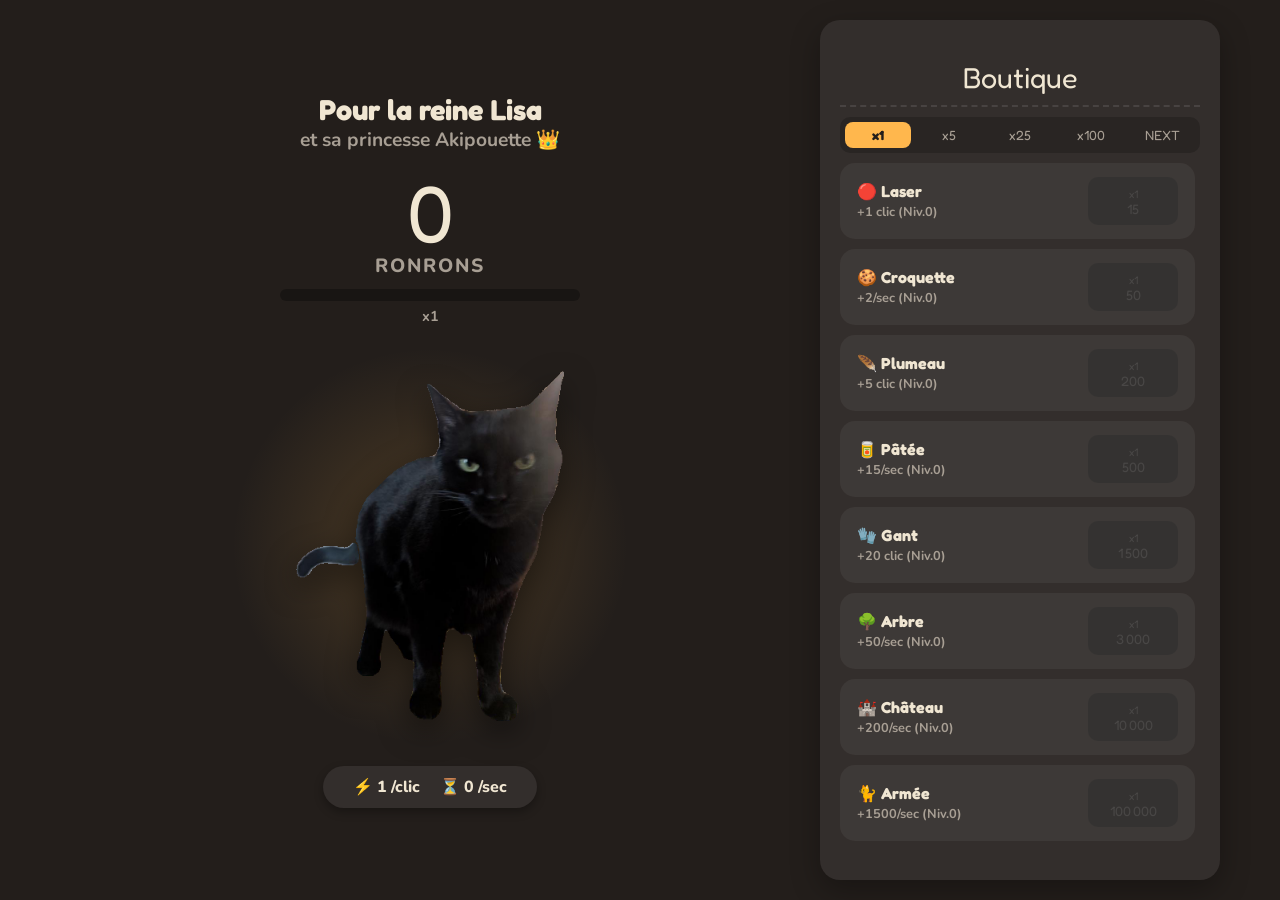
<file: AkipouetteClicker/index.html>
<!DOCTYPE html>
<html lang="fr">
<head>
    <meta charset="UTF-8">
    <meta name="viewport" content="width=device-width, initial-scale=1.0">
    <title>Akipouette Clicker - Ultimate</title>
    <link rel="stylesheet" href="style.css">
    <link href="https://fonts.googleapis.com/css2?family=Fredoka+One&family=Nunito:wght@600;800&display=swap" rel="stylesheet">
</head>
<body>

    <div class="game-layout">
        
        <section class="cat-zone">
            <div class="titles">
                <h2>Pour la reine Lisa</h2>
                <h3>et sa princesse Akipouette 👑</h3>
            </div>

            <div class="score-board">
                <div id="score">0</div>
                <div class="label">Ronrons</div>
            </div>

            <div class="combo-container">
                <div class="combo-bar">
                    <div id="combo-fill" class="combo-fill"></div>
                </div>
                <div id="combo-text" class="combo-text">x1</div>
            </div>

            <div class="cat-wrapper">
                <img id="cat-image" src="akipouette.png" alt="Akipouette">
            </div>

            <div class="stats-bar">
                <div class="stat">⚡ <span id="click-val">1</span> /clic</div>
                <div class="stat">⏳ <span id="rps-val">0</span> /sec</div>
            </div>
        </section>

        <section class="shop-zone">
            
            <div class="upgrades-wrapper">
                <div id="upgrades-container" class="upgrades-grid">
                    </div>
            </div>

            <div class="shop-title">Boutique</div>
            
            <div class="multiplier-bar" id="multiplier-controls">
                <button class="mult-btn active" data-val="1">x1</button>
                <button class="mult-btn" data-val="5">x5</button>
                <button class="mult-btn" data-val="25">x25</button>
                <button class="mult-btn" data-val="100">x100</button>
                <button class="mult-btn" data-val="next">NEXT</button>
            </div>

            <div id="shop-list">
                </div>
        </section>

    </div>

    <div id="click-feedback-zone"></div>

    <div id="game-tooltip" class="tooltip hidden"></div>

    <script src="script.js"></script>
</body>
</html>
</file>
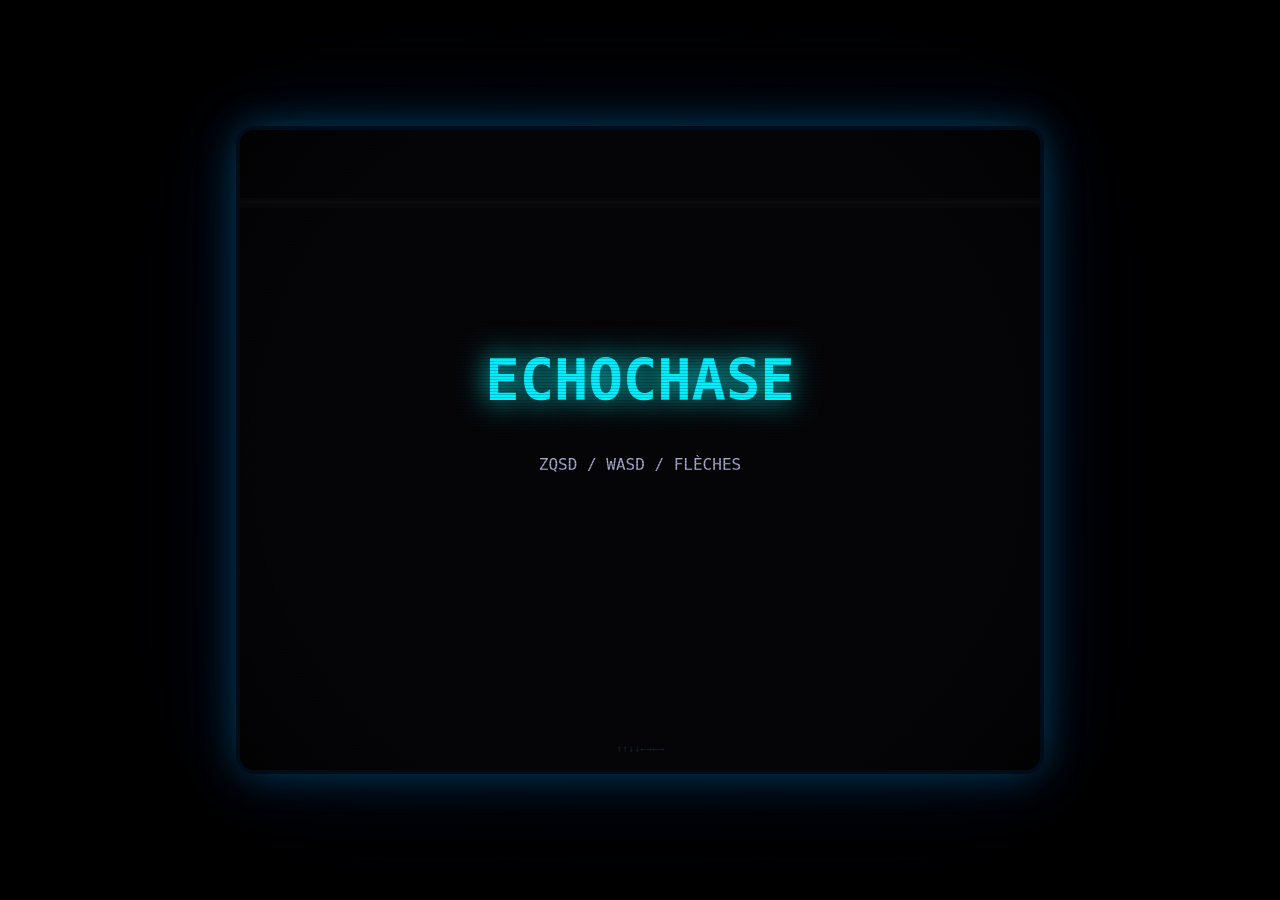
<file: EchoChase/index.html>
<!DOCTYPE html>
<html lang="fr">
<head>
<meta charset="UTF-8">
<meta name="viewport" content="width=device-width, initial-scale=1">
<title>ECHOCHASE</title>
<style>
* { margin: 0; padding: 0; box-sizing: border-box; }
body {
  background: #000;
  display: flex;
  align-items: center;
  justify-content: center;
  min-height: 100vh;
  overflow: hidden;
}
#crt {
  border-radius: 14px;
  overflow: hidden;
  box-shadow:
    0 0 0 4px #020c18,
    0 0 40px rgba(0,180,255,0.35),
    0 0 90px rgba(0,100,200,0.18),
    0 0 180px rgba(0,60,140,0.12);
}
canvas { display: block; image-rendering: pixelated; }
</style>
</head>
<body>
<div id="crt"><canvas id="c"></canvas></div>
<script>/* qu'est ce que tu viens lire ici ? */const t=800,o=640,n={x:120,y:80,w:560,h:400},e=10,f=140,a=20,c=Math.floor((n.w-20)/a)+1,r=Math.floor((n.h-20)/a)+1;function s(t){return n.x+e+t*a}function i(t){return n.y+e+t*a}const l=140,u=260,p=15e3,h=5e3,d=.3,M=.06,m=3e3,E=1e3,x=12,g=750,b=["#ff3333","#ff8800","#ff33ff","#33ffff","#ffff33","#ff6699","#ff9933","#88ff33"],w=document.getElementById("c"),A=w.getContext("2d");w.width=t,w.height=o;let S=null;function y(){return S||(S=new(window.AudioContext||window.webkitAudioContext)),"suspended"===S.state&&S.resume(),S}function R(t,o,n,e,f,a=0){const c=y(),r=c.currentTime+a,s=c.createOscillator(),i=c.createGain();s.connect(i),i.connect(c.destination),s.type=o,s.frequency.setValueAtTime(t,r),f&&s.frequency.exponentialRampToValueAtTime(f,r+n),i.gain.setValueAtTime(e,r),i.gain.exponentialRampToValueAtTime(.001,r+n),s.start(r),s.stop(r+n+.01)}function O(t,o,n=0){const e=y(),f=e.currentTime+n,a=e.createBuffer(1,Math.ceil(e.sampleRate*t),e.sampleRate),c=a.getChannelData(0);for(let t=0;t<c.length;t++)c[t]=2*Math.random()-1;const r=e.createBufferSource(),s=e.createGain();r.buffer=a,r.connect(s),s.connect(e.destination),s.gain.setValueAtTime(o,f),s.gain.exponentialRampToValueAtTime(.001,f+t),r.start(f)}function T(){R(500,"square",.03,.04)}function _(){R(800,"sine",.08,.07,200)}function L(){[523,659,784,1047].forEach((t,o)=>R(t,"square",.09,.13,null,.055*o))}function C(){R(180,"sawtooth",.32,.16,920)}function N(){R(1400,"sawtooth",.16,.22,70),O(.08,.06)}function $(){O(.08,.18),[200,260,200,320].forEach((t,o)=>R(t,"square",.1,.2,null,.07*o))}function U(){O(.2,.4),R(880,"square",.18,.18,100)}function I(){R(110,"square",.15,.1,220)}function D(){[440,370,277,185].forEach((t,o)=>R(t,"square",.28,.22,null,.2*o)),O(.3,.12,.6)}function q(){[660,880,1100,1320].forEach((t,o)=>R(t,"square",.07,.1,null,.04*o))}function v(){O(.18,.45),R(440,"sawtooth",.22,.18,80)}function P(){[1200,900,600,380,220].forEach((t,o)=>R(t,"sine",.14,.13,null,.07*o))}function z(){R(90,"sine",.5,.22,70),R(150,"sine",.4,.14,110,.1)}let H=null;const G={c3:130.81,d3:146.83,e3:164.81,g3:196,a3:220,c4:261.63,d4:293.66,e4:329.63,g4:392,a4:440,c5:523.25,d5:587.33,e5:659.25,g5:783.99,a5:880,_:0},F=["e5","g5","a5","g5","e5","c5","d5","e5","g5","a5","g5","e5","c5","_","d5","_","e5","g5","a5","g5","e5","d5","c5","d5","e5","d5","c5","_","g4","_","_","_"],V=["c3","_","g3","_","c3","_","g3","_","a3","_","e3","_","a3","_","e3","_","d3","_","a3","_","d3","_","a3","_","c3","_","_","_","g3","_","_","_"];function k(t){const o=y(),n=.2,e=o.createGain();e.gain.value=.5,e.connect(o.destination),F.forEach((f,a)=>{if(!G[f])return;const c=o.createOscillator(),r=o.createGain();c.connect(r),r.connect(e),c.type="square",c.frequency.value=G[f];const s=t+a*n;r.gain.setValueAtTime(.12,s),r.gain.linearRampToValueAtTime(.08,s+.12),r.gain.linearRampToValueAtTime(0,s+.88*n),c.start(s),c.stop(s+.9*n)}),V.forEach((f,a)=>{if(!G[f])return;const c=o.createOscillator(),r=o.createGain();c.connect(r),r.connect(e),c.type="triangle",c.frequency.value=G[f];const s=t+a*n;r.gain.setValueAtTime(.14,s),r.gain.linearRampToValueAtTime(0,s+.34),c.start(s),c.stop(s+1.8*n)});const f=F.length*n,a=Math.max(0,1e3*(t+f-o.currentTime-.1));H=setTimeout(()=>k(t+f),a)}function Z(){J(),k(y().currentTime+.05)}function J(){null!==H&&(clearTimeout(H),H=null)}let K,Q,B,j,W,X,Y,tt,ot,nt,et,ft,at,ct,rt="menu",st=0,it=!1,lt={},ut=null,pt=["A","A","A"],ht=0;const dt=["ArrowUp","ArrowUp","ArrowDown","ArrowDown","ArrowLeft","ArrowRight","ArrowLeft","ArrowRight"];let Mt=0,mt=!1,Et=0,xt=0,gt=0,bt=0,wt=!0;const At=3500,St=4e3,yt=5e3;function Rt(){try{return JSON.parse(localStorage.getItem("echochase_scores")||"[]")}catch{return[]}}function Ot(t,o){const n=Rt();n.push({name:t,score:o}),n.sort((t,o)=>o.score-t.score),localStorage.setItem("echochase_scores",JSON.stringify(n.slice(0,10)))}function Tt(t){rt="playing";const o=Math.floor(c/2),n=Math.floor(r/2);K={cx:o,cy:n,x:s(o),y:i(n),t:0,dir:"right",o:"right",ammo:0},Q=[],B=[],j=[],W=[],ct=[],X=0,nt=l,et=p,ft=d,Y=t+5e3,tt=t,at=null,it=!1,mt=!1,Et=0,xt=0,gt=0,bt=0,wt=!0,Z(),Lt("fruit",t),Lt("fruit",t),Lt("fruit",t),W.push({type:"banana",at:t+15e3}),W.push({type:"watermelon",at:t+35e3}),W.push({type:"shield",at:t+25e3+15e3*Math.random()}),W.push({type:"freeze",at:t+4e4+2e4*Math.random()}),W.push({type:"slowmo",at:t+55e3+2e4*Math.random()})}function _t(t){return!(t<gt||(mt?(mt=!1,gt=t+2e3,v(),ct.push({x:K.x,y:K.y,t:t,dur:500,color:"#4488ff",radius:32}),1):(st=Math.max(st,Math.floor(X)),ot=t,D(),J(),pt=["A","A","A"],ht=0,rt="nameinput",0)))}function Lt(t,o){for(let o=0;o<40;o++){const o=1+Math.floor(Math.random()*(c-2)),n=1+Math.floor(Math.random()*(r-2)),e=s(o),f=i(n);if(j.every(t=>Math.hypot(t.x-e,t.y-f)>60))return void j.push({x:e,y:f,type:t})}j.push({x:s(1+Math.floor(Math.random()*(c-2))),y:i(1+Math.floor(Math.random()*(r-2))),type:t})}function Ct(t){const o=2+Math.floor(Math.random()*(c-4)),n=2+Math.floor(Math.random()*(r-4)),e=["left","right","up","down"][Math.floor(4*Math.random())];j.push("banana"===t?{type:t,cx:o,cy:n,x:s(o),y:i(n),t:0,dir:e,i:3+Math.floor(4*Math.random()),speed:2.2,points:450,moving:!0}:{type:t,cx:o,cy:n,x:s(o),y:i(n),t:0,dir:"right",i:5,speed:1.3,points:900,moving:!0})}const Nt={right:"down",down:"left",left:"up",up:"right"},$t={right:"up",up:"left",left:"down",down:"right"},Ut={left:[-1,0],right:[1,0],up:[0,-1],down:[0,1]};function It(t){for(const o of j){if(!o.moving)continue;for(o.t+=o.speed*t;o.t>=1;){o.t-=1;const[t,n]=Ut[o.dir];o.cx=((o.cx+t)%c+c)%c,o.cy=((o.cy+n)%r+r)%r,o.i--,o.i<=0&&("banana"===o.type?(o.dir=Math.random()<.5?Nt[o.dir]:$t[o.dir],o.i=3+Math.floor(5*Math.random())):(o.dir=Nt[o.dir],o.i=5))}const[n,e]=Ut[o.dir],f=((o.cx+n)%c+c)%c,a=((o.cy+e)%r+r)%r,l=s(o.cx),u=i(o.cy),p=s(f),h=i(a);Math.abs(p-l)>40||Math.abs(h-u)>40?(o.x=o.t<.5?l:p,o.y=o.t<.5?u:h):(o.x=l+(p-l)*o.t,o.y=u+(h-u)*o.t)}}function Dt(t,o){if("playing"!==rt)return;const f=Math.min(1,(o-tt)/3e5);nt=l+120*f,et=Math.max(h,p-1e4*f),ft=Math.max(M,d-.24*f);const u={left:[-1,0],right:[1,0],up:[0,-1],down:[0,1]};for((lt.ArrowLeft||lt.a||lt.q)&&(K.o="left"),(lt.ArrowRight||lt.d)&&(K.o="right"),(lt.ArrowUp||lt.w||lt.z)&&(K.o="up"),(lt.ArrowDown||lt.s)&&(K.o="down"),K.t+=(o<xt?1.6*nt:nt)/a*t;K.t>=1;){K.t-=1;const[t,o]=u[K.dir],n=((K.cx+t)%c+c)%c,e=((K.cy+o)%r+r)%r;(Math.abs(n-K.cx)>1||Math.abs(e-K.cy)>1)&&_(),K.o!==K.dir&&T(),K.cx=n,K.cy=e,K.dir=K.o}const[w,A]=u[K.dir],S=((K.cx+w)%c+c)%c,y=((K.cy+A)%r+r)%r,R=s(K.cx),O=i(K.cy),N=s(S),I=i(y);Math.abs(N-R)>40||Math.abs(I-O)>40?(K.x=K.t<.5?R:N,K.y=K.t<.5?O:I):(K.x=R+(N-R)*K.t,K.y=O+(I-O)*K.t),X+=x*t,Q.push({x:K.x,y:K.y,t:o});const D=B.reduce((t,o)=>Math.max(t,o.delay),m)+5e3;for(;Q.length>1&&Q[0].t<o-D;)Q.shift();o>=Y&&(B.push({delay:m+B.length*E,color:b[B.length%b.length],x:K.x,y:K.y,alive:!0,trail:[],id:B.length+1}),Y=o+et,it=!1,Math.random()<ft&&Lt("laser",o),$(),ct.push({x:n.x+n.w/2,y:n.y+n.h/2,t:o,dur:600,color:"#ff0000",radius:60}));const v=o<Et;if(!v&&!wt){const t=Et-bt;for(const o of B)o.delay+=t,o.trail=[];gt=Math.max(gt,o+600),wt=!0}for(const t of B){if(!t.alive)continue;if(!v){const n=qt(o-t.delay);n&&(t.x=n.x,t.y=n.y)}const n=t.trail[t.trail.length-1];(!n||Math.hypot(t.x-n.x,t.y-n.y)>=10)&&t.trail.push({x:t.x,y:t.y,t:o});const e=o-At;for(;t.trail.length>0&&t.trail[0].t<e;)t.trail.shift()}if(at)if(at.pts.push({x:at.x,y:at.y}),at.pts.length>25&&at.pts.shift(),at.x+=at.dx*g*t,at.y+=at.dy*g*t,zt(at.x,at.y)){for(const t of B)if(t.alive&&Math.abs(at.x-t.x)<16&&Math.abs(at.y-t.y)<16){t.alive=!1,X+=350,U(),ct.push({x:t.x,y:t.y,t:o,dur:500,color:t.color,radius:30}),at=null;break}}else at=null;It(t);for(let t=j.length-1;t>=0;t--){const f=j[t],c=f.moving?f.cx:Math.round((f.x-n.x-e)/a),r=f.moving?f.cy:Math.round((f.y-n.y-e)/a);K.cx===c&&K.cy===r&&("fruit"===f.type?(X+=600,L(),ct.push({x:f.x,y:f.y,t:o,dur:350,color:"#ffdd00",radius:22}),j.splice(t,1),W.push({type:"fruit",at:o+5e3+5e3*Math.random()})):"banana"===f.type?(X+=f.points,L(),ct.push({x:f.x,y:f.y,t:o,dur:400,color:"#ffee44",radius:26}),j.splice(t,1),W.push({type:"banana",at:o+18e3+12e3*Math.random()})):"watermelon"===f.type?(X+=f.points,L(),ct.push({x:f.x,y:f.y,t:o,dur:500,color:"#44ff88",radius:32}),j.splice(t,1),W.push({type:"watermelon",at:o+3e4+2e4*Math.random()})):"shield"===f.type?(mt=!0,q(),ct.push({x:f.x,y:f.y,t:o,dur:500,color:"#4488ff",radius:28}),j.splice(t,1),W.push({type:"shield",at:o+4e4+3e4*Math.random()})):"freeze"===f.type?(Et=o+St,bt=o,wt=!1,P(),ct.push({x:f.x,y:f.y,t:o,dur:600,color:"#88ddff",radius:35}),j.splice(t,1),W.push({type:"freeze",at:o+5e4+3e4*Math.random()})):"slowmo"===f.type?(xt=o+yt,z(),ct.push({x:f.x,y:f.y,t:o,dur:600,color:"#ffaa00",radius:35}),j.splice(t,1),W.push({type:"slowmo",at:o+6e4+3e4*Math.random()})):(K.ammo=1,C(),ct.push({x:f.x,y:f.y,t:o,dur:350,color:"#cc44ff",radius:22}),j.splice(t,1)))}W=W.filter(t=>!(o>=t.at&&("banana"===t.type||"watermelon"===t.type?Ct(t.type):Lt(t.type,o),1))),ct=ct.filter(t=>o-t.t<t.dur);for(const t of B)if(t.alive&&Math.abs(K.x-t.x)<18&&Math.abs(K.y-t.y)<18){if(_t(o))return;break}if("playing"===rt)t:for(const t of B)if(t.alive)for(const n of t.trail)if(!(o-n.t<600)&&Math.abs(K.x-n.x)<e&&Math.abs(K.y-n.y)<e){if(_t(o))return;break t}}function qt(t){if(!Q.length)return null;if(t<=Q[0].t)return Q[0];if(t>=Q[Q.length-1].t)return Q[Q.length-1];let o=0,n=Q.length-1;for(;o<n-1;){const e=o+n>>1;Q[e].t<t?o=e:n=e}const e=Q[o],f=Q[n],a=(t-e.t)/(f.t-e.t);return{x:e.x+(f.x-e.x)*a,y:e.y+(f.y-e.y)*a}}function vt(t,o,n){return t<o?o:t>n?n:t}function Pt(t,o,n){const e=n-o;return t<o?n-(o-t)%e:t>n?o+(t-n)%e:t}function zt(t,o){return t>n.x+2&&t<n.x+n.w-2&&o>n.y+2&&o<n.y+n.h-2}const Ht=[null,"#cc1111","#ff5555","#228800","#55dd00"],Gt=[[0,0,3,0,0,3,0,0,0,0],[0,0,0,3,3,0,0,0,0,0],[0,0,0,4,4,0,0,0,0,0],[0,1,1,0,0,1,1,1,0,0],[1,1,1,1,0,1,1,1,1,0],[1,2,1,1,0,1,1,2,1,0],[1,1,1,1,0,1,1,1,1,0],[0,1,1,1,1,1,1,1,0,0],[0,0,1,1,1,1,1,0,0,0]],Ft=[null,"#ddcc00","#ffffaa","#aa8800"],Vt=[[0,0,0,1,1,1,1,0,0,0],[0,0,1,2,1,1,1,1,0,0],[0,1,1,1,1,1,1,1,0,0],[1,1,1,1,1,1,1,1,0,0],[0,1,1,1,1,1,1,0,0,0],[0,0,3,1,1,1,0,0,0,0],[0,0,0,3,3,0,0,0,0,0]],kt=[null,"#115500","#33aa00","#ee2222","#111111"],Zt=[[0,0,1,1,1,1,1,0,0,0],[0,1,2,2,2,2,2,1,0,0],[1,2,3,3,3,3,3,2,1,0],[1,2,3,4,3,3,4,3,2,0],[1,2,3,3,3,3,3,3,2,0],[0,1,2,3,4,3,3,2,1,0],[0,0,1,2,2,2,2,1,0,0],[0,0,0,1,1,1,1,0,0,0]],Jt=[null,"#112299","#3366ff","#aabbff"],Kt=[[0,1,1,1,1,1,0,0],[1,2,2,2,2,2,1,0],[1,2,0,3,0,2,1,0],[1,2,0,0,0,2,1,0],[1,2,0,0,0,2,1,0],[0,1,2,2,2,1,0,0],[0,0,1,2,1,0,0,0],[0,0,0,1,0,0,0,0]],Qt=[null,"#66ccff","#ffffff"],Bt=[[0,0,0,0,1,0,0,0,0],[0,1,0,0,1,0,0,1,0],[0,0,1,0,1,0,1,0,0],[0,0,0,1,0,1,0,0,0],[1,1,1,0,2,0,1,1,1],[0,0,0,1,0,1,0,0,0],[0,0,1,0,1,0,1,0,0],[0,1,0,0,1,0,0,1,0],[0,0,0,0,1,0,0,0,0]],jt=[null,"#ff9900","#ffee88"],Wt=[[1,1,1,1,1,1,1,0],[0,1,1,1,1,1,0,0],[0,0,1,2,1,0,0,0],[0,0,0,1,0,0,0,0],[0,0,0,1,0,0,0,0],[0,0,1,2,1,0,0,0],[0,1,1,1,1,1,0,0],[1,1,1,1,1,1,1,0]];function Xt(t,o,n,e,f){const a=t-n[0].length*f/2,c=o-n.length*f/2;for(let t=0;t<n.length;t++)for(let o=0;o<n[t].length;o++){const r=e[n[t][o]];r&&(A.fillStyle=r,A.fillRect(a+o*f,c+t*f,f,f))}}let Yt=null;function to(n){A.fillStyle="rgba(0,0,0,0.22)";for(let n=0;n<o;n+=3)A.fillRect(0,n,t,1);Yt||(Yt=A.createRadialGradient(400,320,128,400,320,576),Yt.addColorStop(0,"rgba(0,0,0,0)"),Yt.addColorStop(.55,"rgba(0,0,0,0.04)"),Yt.addColorStop(1,"rgba(0,0,0,0.82)")),A.fillStyle=Yt,A.fillRect(0,0,t,o);const e=.065*n%660-10;A.fillStyle="rgba(255,255,255,0.028)",A.fillRect(0,e,t,3),A.fillStyle="rgba(255,255,255,0.014)",A.fillRect(0,e-3,t,3),A.fillRect(0,e+3,t,4),Math.random()<.007&&(A.fillStyle="rgba(160,210,255,0.055)",A.fillRect(0,Math.floor(Math.random()*o),t,1))}function oo(n){A.clearRect(0,0,t,o),A.fillStyle="#050508",A.fillRect(0,0,t,o),"menu"===rt?ro(n):"credits"===rt?so(n):"intro"===rt?ao(n):"nameinput"===rt?(no(n),eo(n),co(n)):(eo(n),no(n),"gameover"===rt&&io(n)),to(n)}function no(t){A.fillStyle="#070712",A.fillRect(n.x,n.y,n.w,n.h),A.strokeStyle="rgba(0,180,255,0.18)",A.lineWidth=1;for(let t=0;t<=c;t++){const o=s(t)-10;A.beginPath(),A.moveTo(o,n.y),A.lineTo(o,n.y+n.h),A.stroke()}for(let t=0;t<=r;t++){const o=i(t)-10;A.beginPath(),A.moveTo(n.x,o),A.lineTo(n.x+n.w,o),A.stroke()}const o=Y-t;if(o<5e3&&"playing"===rt){const n=1-o/5e3,e=(.5*Math.sin(.015*t)+.5)*n;A.strokeStyle=`rgb(${Math.floor(0+255*e)}, ${Math.floor(255*(1-e))}, 255)`}else A.strokeStyle="#00ccff";A.lineWidth=2,A.strokeRect(n.x,n.y,n.w,n.h);for(const o of j)if("fruit"===o.type){const n=3*(Math.sin(.004*t)+1);A.shadowColor="#ff4444",A.shadowBlur=10+n,Xt(o.x,o.y,Gt,Ht,2),A.shadowBlur=0}else if("banana"===o.type){const n=3*(Math.sin(.006*t)+1);A.shadowColor="#ffee00",A.shadowBlur=8+n,Xt(o.x,o.y,Vt,Ft,2),A.shadowBlur=0}else if("watermelon"===o.type){const n=4*(Math.sin(.003*t)+1);A.shadowColor="#44ff66",A.shadowBlur=10+n,Xt(o.x,o.y,Zt,kt,2),A.shadowBlur=0}else if("laser"===o.type){const n=3*Math.abs(Math.sin(.005*t));A.shadowColor="#bb33ff",A.shadowBlur=16+n,A.fillStyle="#9922ee",A.fillRect(o.x-9,o.y-9,18,18),A.fillStyle="#ff88ff",A.beginPath(),A.moveTo(o.x+2,o.y-6),A.lineTo(o.x-3,o.y+1),A.lineTo(o.x+1,o.y+1),A.lineTo(o.x-2,o.y+7),A.lineTo(o.x+4,o.y-1),A.lineTo(o.x,o.y-1),A.closePath(),A.fill(),A.shadowBlur=0}else if("shield"===o.type){const n=4*(Math.sin(.006*t)+1);A.shadowColor="#3366ff",A.shadowBlur=10+n,Xt(o.x,o.y,Kt,Jt,2),A.shadowBlur=0}else if("freeze"===o.type){const n=4*(Math.sin(.004*t)+1);A.shadowColor="#88ddff",A.shadowBlur=10+n,Xt(o.x,o.y,Bt,Qt,2),A.shadowBlur=0}else if("slowmo"===o.type){const n=4*(Math.sin(.005*t)+1);A.shadowColor="#ffaa00",A.shadowBlur=10+n,Xt(o.x,o.y,Wt,jt,2),A.shadowBlur=0}for(const o of ct){const n=t-o.t,e=1-n/o.dur,f=o.radius*(n/o.dur)+.3*o.radius;A.beginPath(),A.arc(o.x,o.y,f,0,2*Math.PI);const a=Math.floor(220*e).toString(16).padStart(2,"0");A.fillStyle=o.color+a,A.fill()}if(at&&at.pts.length>1){A.shadowColor="#ff00ff",A.shadowBlur=20,A.strokeStyle="#ff44ff",A.lineWidth=4,A.beginPath(),A.moveTo(at.pts[0].x,at.pts[0].y);for(const t of at.pts)A.lineTo(t.x,t.y);A.lineTo(at.x,at.y),A.stroke(),A.fillStyle="#ffffff",A.beginPath(),A.arc(at.x,at.y,5,0,2*Math.PI),A.fill(),A.shadowBlur=0}const f=m+B.length*E,a=qt(Y-f),l=!!(a&&Y-t<f);if(l&&!it&&(it=!0,I()),l){const o=b[B.length%b.length],n=Math.abs(Math.sin(.007*t));A.shadowColor=o,A.shadowBlur=10*n,A.strokeStyle=o+Math.floor(80+175*n).toString(16).padStart(2,"0"),A.lineWidth=2,A.strokeRect(a.x-e-4,a.y-e-4,28,28),A.strokeStyle=o+Math.floor(60+130*n).toString(16).padStart(2,"0"),A.lineWidth=1,A.beginPath(),A.moveTo(a.x-e,a.y),A.lineTo(a.x+e,a.y),A.moveTo(a.x,a.y-e),A.lineTo(a.x,a.y+e),A.stroke(),A.shadowBlur=0}const u=t<Et;A.lineWidth=2,A.lineCap="round";for(const o of B)if(o.alive&&!(o.trail.length<2))for(let n=1;n<o.trail.length;n++){const e=o.trail[n-1],f=o.trail[n],a=t-f.t;if(a>At)continue;if(Math.hypot(f.x-e.x,f.y-e.y)>30)continue;const c=1-a/At;A.globalAlpha=.3+.65*c,A.shadowColor=o.color,A.shadowBlur=4+8*c,A.strokeStyle=o.color,A.beginPath(),A.moveTo(e.x,e.y),A.lineTo(f.x,f.y),A.stroke()}A.globalAlpha=1,A.shadowBlur=0;for(const o of B){if(!o.alive)continue;const n=1.5*Math.sin(.007*t+1.1*o.id);A.shadowColor=u?"#88ddff":o.color,A.shadowBlur=12,A.fillStyle=o.color,A.fillRect(o.x-e-n,o.y-e-n,2*(e+n),2*(e+n)),A.fillStyle="#000",A.shadowBlur=0,A.font="bold 9px monospace",A.textAlign="center",A.textBaseline="middle",A.fillText(o.id,o.x,o.y+.5),u&&(A.globalAlpha=.5,A.fillStyle="#88ddff",A.fillRect(o.x-e,o.y-e,20,20),A.globalAlpha=1)}const p=t<xt?"#ffaa00":"#00ff88";if(A.shadowColor=p,A.shadowBlur=18,A.fillStyle=p,A.fillRect(K.x-e,K.y-e,20,20),A.shadowBlur=0,mt){const o=3*Math.sin(.008*t);A.shadowColor="#4488ff",A.shadowBlur=14+o,A.strokeStyle=`rgba(100,180,255,${.7+.05*o})`,A.lineWidth=2,A.strokeRect(K.x-e-5-o,K.y-e-5-o,2*(15+o),2*(15+o)),A.shadowBlur=0}t<gt&&Math.floor(t/80)%2&&(A.globalAlpha=.4,A.fillStyle="#4488ff",A.fillRect(K.x-e-3,K.y-e-3,26,26),A.globalAlpha=1)}function eo(t){if(A.shadowColor="#00ccff",A.shadowBlur=10,A.fillStyle="#00ccff",A.font="bold 24px monospace",A.textAlign="center",A.textBaseline="alphabetic",A.fillText("ECHOCHASE",400,42),A.shadowBlur=0,A.fillStyle="#ffffff",A.font="bold 17px monospace",A.textAlign="left",A.fillText(`SCORE  ${String(Math.floor(X)).padStart(8,"0")}`,n.x+2,62),st>0&&(A.fillStyle="#888",A.font="12px monospace",A.fillText(`BEST ${String(st).padStart(8,"0")}`,n.x+2,n.y-4)),A.textAlign="center",A.font="bold 13px monospace",K.ammo>0){const o=.3*Math.abs(Math.sin(.005*t))+.7;A.fillStyle=`rgba(200,100,255,${o.toFixed(2)})`,A.fillText("[ LASER READY — SPACE ]",400,62)}else A.fillStyle="#333",A.fillText("[ NO LASER ]",400,62);let o=270;A.font="12px monospace",A.textAlign="left",mt&&(A.fillStyle="#4488ff",A.fillText("⬡ BOUCLIER",o,76),o+=108),t<Et&&(A.fillStyle="#88ddff",A.fillText(`❄ GEL ${Math.ceil((Et-t)/1e3)}s`,o,76),o+=88),t<xt&&(A.fillStyle="#ffaa00",A.fillText(`⚡ VIT. ${Math.ceil((xt-t)/1e3)}s`,o,76));const e=B.filter(t=>t.alive).length,f=Math.max(0,Math.ceil((Y-t)/1e3));A.textAlign="right",A.font="bold 14px monospace",A.fillStyle=e>0?"#ff5555":"#666",A.fillText(`CLONES: ${e}`,n.x+n.w,48),A.fillStyle=f<=5?"#ff8800":"#888",A.font="13px monospace",A.fillText(`NEXT: ${f}s`,n.x+n.w,64)}function fo(t,o,n){const e=n;A.fillStyle="#9922ee",A.fillRect(t-9*e/2,o-9*e/2,9*e,9*e),A.fillStyle="#ff88ff",A.beginPath(),A.moveTo(t+e,o-6*e/2),A.lineTo(t-3*e/2,o+e/2),A.lineTo(t+e/2,o+e/2),A.lineTo(t-e,o+7*e/2),A.lineTo(t+2*e,o-e/2),A.lineTo(t,o-e/2),A.closePath(),A.fill()}function ao(n){A.fillStyle="#050508",A.fillRect(0,0,t,o),A.textAlign="center",A.textBaseline="alphabetic",A.shadowColor="#00ffff",A.shadowBlur=18,A.fillStyle="#00eeff",A.font="bold 40px monospace",A.fillText("ECHOCHASE",400,52),A.shadowBlur=0,A.fillStyle="#aaaacc",A.font="14px monospace",A.fillText("Survivez et marquez des points en ramassant des fruits !",400,82),A.fillStyle="#223",A.fillRect(60,94,680,2),A.fillStyle="#888",A.font="11px monospace",A.fillText("FRUITS",400,114);const e=[{x:180,spr:Gt,pal:Ht,label:"CERISE",pts:"+600",sub:"statique",glow:"#ff4444"},{x:400,spr:Vt,pal:Ft,label:"BANANE",pts:"+450",sub:"zigzag",glow:"#ffee00"},{x:620,spr:Zt,pal:kt,label:"PASTÈQUE",pts:"+900",sub:"carré horaire",glow:"#44ff66"}];for(const t of e)A.shadowColor=t.glow,A.shadowBlur=10,Xt(t.x,148,t.spr,t.pal,3),A.shadowBlur=0,A.textAlign="center",A.fillStyle="#ffffff",A.font="bold 13px monospace",A.fillText(t.label,t.x,178),A.fillStyle="#ffdd44",A.font="bold 14px monospace",A.fillText(t.pts+" pts",t.x,196),A.fillStyle="#666",A.font="11px monospace",A.fillText(t.sub,t.x,212);A.fillStyle="#223",A.fillRect(60,222,680,2),A.shadowColor="#bb33ff",A.shadowBlur=10,fo(180,250,1),A.shadowBlur=0,A.textAlign="left",A.fillStyle="#cc88ff",A.font="bold 13px monospace",A.fillText("LASER",202,246),A.fillStyle="#aaa",A.font="12px monospace",A.fillText("Élimine un clone instantanément  (+350 pts)",202,262),A.fillStyle="#777",A.font="11px monospace",A.fillText("Drop aléatoire à chaque nouveau clone",202,276),A.fillStyle="#223",A.fillRect(60,288,680,2),A.textAlign="center",A.fillStyle="#ff6666",A.font="bold 13px monospace",A.fillText("⚠  CLONES",400,310),A.fillStyle="#aaa",A.font="12px monospace",A.fillText("Des copies de vous rejouent votre trajet exact avec un délai.",400,330),A.fillStyle="#223",A.fillRect(60,346,680,2),A.fillStyle="#888",A.font="11px monospace",A.fillText("CONTRÔLES",400,396),A.fillStyle="#ccccee",A.font="13px monospace",A.fillText("ZQSD  /  WASD  /  FLÈCHES   —   ESPACE : tirer le laser",400,416),Math.floor(n/550)%2&&(A.shadowColor="#00ff88",A.shadowBlur=14,A.fillStyle="#00ff88",A.font="bold 18px monospace",A.fillText("ENTRÉE — COMMENCER",400,460),A.shadowBlur=0)}function co(n){A.fillStyle="rgba(0,0,0,0.75)",A.fillRect(0,0,t,o),A.textAlign="center",A.textBaseline="alphabetic",A.shadowColor="#ff0000",A.shadowBlur=24,A.fillStyle="#ff2222",A.font="bold 48px monospace",A.fillText("GAME OVER",400,130),A.shadowBlur=0,A.fillStyle="#ffffff",A.font="bold 22px monospace",A.fillText(`SCORE  ${String(Math.floor(X)).padStart(8,"0")}`,400,172),A.fillStyle="#aaaacc",A.font="14px monospace",A.fillText("ENTREZ VOS INITIALES",400,218);const e=[310,400,490];for(let t=0;t<3;t++){const o=t===ht;A.fillStyle=o?"#ffff44":"#223355",A.fillRect(e[t]-30,238,60,70),A.fillStyle=o?"#000":"#fff",A.font="bold 52px monospace",A.fillText(pt[t],e[t],295),o&&(A.fillStyle="#ffff44",A.fillRect(e[t]-22,312,44,4))}A.fillStyle="#666",A.font="12px monospace",A.fillText("↑ ↓  changer la lettre     ← →  curseur     ENTRÉE  valider",400,344)}function ro(t){const o=4*Math.sin(.0018*t);A.shadowColor="#00ffff",A.shadowBlur=24+o,A.fillStyle="#00eeff",A.font=`bold ${54+o}px monospace`,A.textAlign="center",A.textBaseline="alphabetic",A.fillText("ECHOCHASE",400,270),A.shadowBlur=0,A.fillStyle="#aaaacc",A.font="16px monospace",A.fillText("ZQSD / WASD / FLÈCHES",400,340),Math.floor(t/550)%2&&(A.fillStyle="#00ff88",A.font="bold 19px monospace",A.fillText("APPUYEZ SUR ENTRÉE POUR JOUER",400,400)),A.fillStyle="#1a2233",A.font="10px monospace",A.textAlign="center",A.fillText("↑↑↓↓←→←→",400,622)}function so(n){A.fillStyle="#000",A.fillRect(0,0,t,o),A.textAlign="center",A.textBaseline="alphabetic";const e=.08*n%360;A.shadowColor=`hsl(${e},100%,60%)`,A.shadowBlur=22,A.fillStyle=`hsl(${e},100%,65%)`,A.font="bold 38px monospace",A.fillText("— CRÉDITS —",400,68),A.shadowBlur=0;const f=[["GAME DESIGN","LEVEL DESIGN"],["PROGRAMMATION","MUSIQUE"],["EFFETS SONORES","GRAPHISMES"],["PIXEL ART","TESTS"],["PRODUCTION","MARKETING"],["REMERCIEMENTS","TOUT LE RESTE"]];for(let t=0;t<f.length;t++){const o=122+52*t,n=(e+42*t)%360,a=(e+42*t+21)%360;for(let e=0;e<2;e++){const c=0===e?105:430,r=0===e?n:a;A.fillStyle=`hsl(${r},60%,45%)`,A.font="10px monospace",A.textAlign="left",A.fillText(f[t][e],c,o),A.shadowColor=`hsl(${r},100%,60%)`,A.shadowBlur=8,A.fillStyle=`hsl(${r},100%,72%)`,A.font="bold 20px monospace",A.fillText("RAKSAKOREKO",c,o+18),A.shadowBlur=0}}A.fillStyle="#222",A.fillRect(399,90,2,520),Math.floor(n/600)%2&&(A.fillStyle="#556",A.font="12px monospace",A.textAlign="center",A.fillText("ENTRÉE ou ÉCHAP — retour au menu",400,618))}function io(n){A.fillStyle="rgba(0,0,0,0.82)",A.fillRect(0,0,t,o),A.textAlign="center",A.textBaseline="alphabetic";const e=200;A.shadowColor="#ff0000",A.shadowBlur=24,A.fillStyle="#ff2222",A.font="bold 44px monospace",A.fillText("GAME OVER",e,90),A.shadowBlur=0,A.fillStyle="#ffffff",A.font="bold 22px monospace",A.fillText(String(Math.floor(X)).padStart(8,"0"),e,130),Math.floor(X)>=st&&st>0&&(A.fillStyle="#ffdd00",A.font="bold 13px monospace",A.fillText("★ NOUVEAU MEILLEUR SCORE ★",e,152));const f=Math.floor((ot-tt)/1e3),a=B.length;A.fillStyle="#888",A.font="12px monospace",A.fillText(`temps : ${f}s`,e,176),A.fillText(`clones : ${a}`,e,194),Math.floor(n/550)%2&&(A.shadowColor="#00ff88",A.shadowBlur=10,A.fillStyle="#00ff88",A.font="bold 15px monospace",A.fillText("ENTRÉE — REJOUER",e,230),A.shadowBlur=0),A.fillStyle="#334",A.fillRect(399,60,2,560),A.fillStyle="#00ccff",A.font="bold 14px monospace",A.fillText("MEILLEURS SCORES",600,90),A.fillStyle="#334",A.fillRect(460,96,280,2);const c=Rt();if(0===c.length)A.fillStyle="#555",A.font="12px monospace",A.fillText("aucun score enregistré",600,126);else for(let t=0;t<Math.min(c.length,8);t++){const o=c[t],n=o.score===Math.floor(X)&&o.name===pt.join("");A.fillStyle=n?"#ffdd44":0===t?"#ff8800":"#aaa",A.font=n?"bold 13px monospace":"12px monospace";const e=`${t+1}.`.padEnd(3),f=o.name.padEnd(4),a=String(o.score).padStart(8,"0");A.fillText(`${e} ${f}  ${a}`,600,118+22*t)}}function lo(t){null===ut&&(ut=t);const o=Math.min((t-ut)/1e3,.05);ut=t,Dt(o,t),oo(t),requestAnimationFrame(lo)}document.addEventListener("keydown",t=>{if(lt[t.key]=!0,y(),["ArrowUp","ArrowDown","ArrowLeft","ArrowRight"," "].includes(t.key)&&t.preventDefault(),"playing"===rt&&("ArrowLeft"!==t.key&&"a"!==t.key&&"q"!==t.key||(K.o="left"),"ArrowRight"!==t.key&&"d"!==t.key||(K.o="right"),"ArrowUp"!==t.key&&"w"!==t.key&&"z"!==t.key||(K.o="up"),"ArrowDown"!==t.key&&"s"!==t.key||(K.o="down"))," "===t.key&&"playing"===rt&&K.ammo>0&&!at){K.ammo=0,N();const t={left:[-1,0],right:[1,0],up:[0,-1],down:[0,1]}[K.dir];at={x:K.x,y:K.y,dx:t[0],dy:t[1],pts:[]}}if("menu"===rt&&(t.key===dt[Mt]?(Mt++,Mt===dt.length&&(Mt=0,rt="credits")):Mt=t.key===dt[0]?1:0),"Enter"!==t.key&&"Escape"!==t.key||"credits"===rt&&(rt="menu"),"Enter"===t.key&&("menu"===rt?rt="intro":"intro"===rt||"gameover"===rt?Tt(ut??performance.now()):"nameinput"===rt&&(Ot(pt.join(""),Math.floor(X)),rt="gameover")),"nameinput"===rt){if("ArrowLeft"===t.key&&(ht=Math.max(0,ht-1)),"ArrowRight"===t.key&&(ht=Math.min(2,ht+1)),"ArrowUp"===t.key){const t=pt[ht].charCodeAt(0);pt[ht]=String.fromCharCode(t>=90?65:t+1)}if("ArrowDown"===t.key){const t=pt[ht].charCodeAt(0);pt[ht]=String.fromCharCode(t<=65?90:t-1)}/^[a-zA-Z]$/.test(t.key)&&(pt[ht]=t.key.toUpperCase(),ht<2&&ht++)}}),document.addEventListener("keyup",t=>{delete lt[t.key]}),requestAnimationFrame(lo);</script>
</body>
</html>
</file>
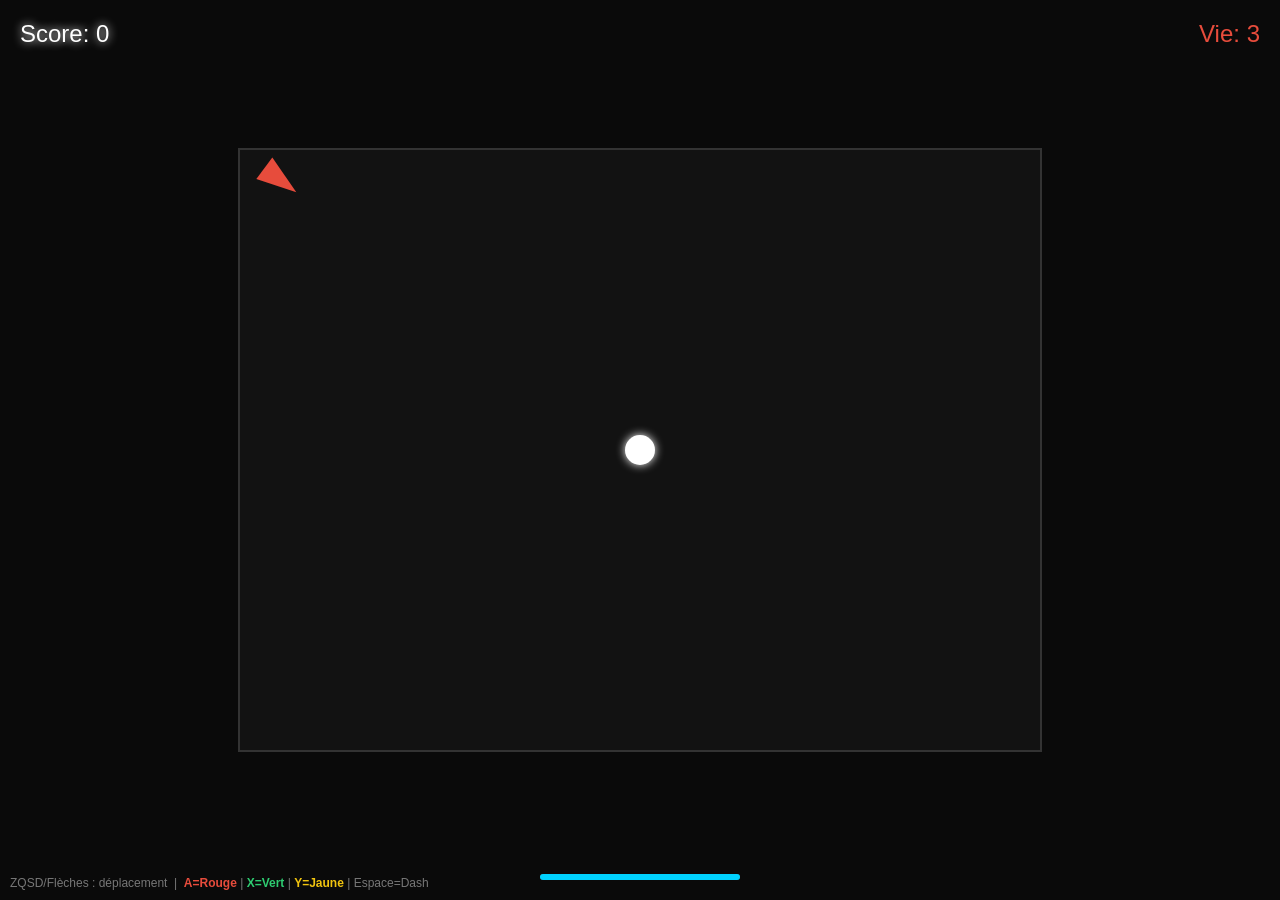
<file: ParastinProto/index.html>
<!DOCTYPE html>
<html lang="fr">
<head>
    <meta charset="UTF-8">
    <title>Jeu Rythme & Stats</title>
    <style>
        body { margin: 0; display: flex; justify-content: center; align-items: center; height: 100vh; background-color: #0a0a0a; overflow: hidden; color: white; font-family: 'Segoe UI', sans-serif; }
        canvas { background-color: #121212; border: 2px solid #333; }
        
        /* UI EN JEU */
        #ui { position: absolute; top: 20px; left: 20px; pointer-events: none; z-index: 10; }
        .score { font-size: 24px; color: #fff; text-shadow: 0 0 10px #fff; }
        .health { position: absolute; top: 20px; right: 20px; font-size: 24px; color: #e74c3c; z-index: 10; }
        #dash-ui { position: absolute; bottom: 20px; left: 50%; transform: translateX(-50%); width: 200px; height: 6px; background: #333; border-radius: 3px; z-index: 10; }
        #dash-bar { width: 100%; height: 100%; background: #00d2ff; border-radius: 3px; }
        #controls { position: absolute; bottom: 10px; left: 10px; font-size: 12px; color: #777; z-index: 10; }
        .key-red { color: #e74c3c; font-weight: bold; }
        .key-green { color: #2ecc71; font-weight: bold; }
        .key-yellow { color: #f1c40f; font-weight: bold; }

        /* ÉCRAN GAME OVER */
        #gameOverScreen {
            position: absolute; top: 0; left: 0; width: 100%; height: 100%;
            background: rgba(0, 0, 0, 0.9);
            display: none; /* Caché par défaut */
            flex-direction: column; justify-content: center; align-items: center;
            z-index: 20;
        }
        h1 { color: #e74c3c; font-size: 48px; margin-bottom: 20px; text-transform: uppercase; letter-spacing: 5px; }
        .stats-container { background: #1e1e1e; padding: 30px; border-radius: 10px; border: 1px solid #333; min-width: 300px; }
        .stat-line { display: flex; justify-content: space-between; margin: 10px 0; font-size: 18px; color: #ccc; }
        .stat-val { font-weight: bold; color: #fff; }
        
        button { margin-top: 20px; padding: 10px 20px; font-size: 16px; cursor: pointer; border: none; border-radius: 5px; transition: 0.2s; }
        #restartBtn { background: #00d2ff; color: #000; font-weight: bold; }
        #restartBtn:hover { background: #fff; }
        #detailsBtn { background: #333; color: #fff; margin-left: 10px; }
        #detailsBtn:hover { background: #555; }

        #detailsPanel { 
            display: none; 
            margin-top: 15px; border-top: 1px solid #444; padding-top: 15px; 
        }
        .color-stat { display: flex; align-items: center; margin: 5px 0; }
        .dot { width: 10px; height: 10px; border-radius: 50%; margin-right: 10px; }
    </style>
</head>
<body>

<div id="ui"><div class="score">Score: <span id="scoreVal">0</span></div></div>
<div class="health">Vie: <span id="playerHealth">3</span></div>
<div id="dash-ui"><div id="dash-bar"></div></div>
<div id="controls">
    ZQSD/Flèches : déplacement &nbsp;|&nbsp; <span class="key-red">A=Rouge</span> | <span class="key-green">X=Vert</span> | <span class="key-yellow">Y=Jaune</span> | Espace=Dash
</div>

<div id="gameOverScreen">
    <h1>Game Over</h1>
    <div class="stats-container">
        <div class="stat-line">Score Total <span class="stat-val" id="endScore">0</span></div>
        <div class="stat-line">Distance <span class="stat-val" id="endDist">0</span></div>
        <div class="stat-line">Dashs utilisés <span class="stat-val" id="endDash">0</span></div>
        <div class="stat-line">Parades réussies <span class="stat-val" id="endParryOk" style="color:#2ecc71">0</span></div>
        <div class="stat-line">Parades ratées <span class="stat-val" id="endParryMiss" style="color:#e74c3c">0</span></div>
        
        <div style="text-align: center; margin-top: 20px;">
            <button id="restartBtn" onclick="location.reload()">Rejouer</button>
            <button id="detailsBtn" onclick="toggleDetails()">+ Détails</button>
        </div>

        <div id="detailsPanel">
            <div class="color-stat"><div class="dot" style="background:#e74c3c"></div> Rouges tués: <span class="stat-val" id="endRed" style="margin-left:auto">0</span></div>
            <div class="color-stat"><div class="dot" style="background:#2ecc71"></div> Verts tués: <span class="stat-val" id="endGreen" style="margin-left:auto">0</span></div>
            <div class="color-stat"><div class="dot" style="background:#f1c40f"></div> Jaunes tués: <span class="stat-val" id="endYellow" style="margin-left:auto">0</span></div>
        </div>
    </div>
</div>

<canvas id="gameCanvas"></canvas>

<script>
    const canvas = document.getElementById('gameCanvas');
    const ctx = canvas.getContext('2d');
    canvas.width = 800; canvas.height = 600;

    // --- CONFIGURATION ---
    const COLORS = { RED: '#e74c3c', GREEN: '#2ecc71', YELLOW: '#f1c40f' };
    const spawnSequence = [COLORS.RED, COLORS.GREEN, COLORS.YELLOW];
    let currentSpawnIndex = 0;
    
    // --- STATS ---
    const stats = {
        dashes: 0,
        parryAttempts: 0,
        parrySuccess: 0,
        distance: 0,
        killsByColor: { [COLORS.RED]: 0, [COLORS.GREEN]: 0, [COLORS.YELLOW]: 0 }
    };

    let score = 0;
    let playerHealth = 3;
    let particles = [];
    let wasParryButtonPressed = false;
    let gameOver = false;
    let startTime = Date.now();

    const player = {
        x: 400, y: 300, radius: 15, 
        baseColor: '#ffffff', parryColor: null,
        speed: 3.0,
        isDashing: false, dashTimer: 0, dashCooldown: 0, dashVx:0, dashVy:0,
        isParrying: false, parryTimer: 0, parryDuration: 50,
        invincible: false
    };

    let enemies = [createTriangle(spawnSequence[0])];

    // --- LOGIQUE DIFFICULTÉ ---
    // Toutes les 20 secondes (20000ms), on augmente le cap d'ennemis de 1
    function checkSpawnLogic() {
        if(gameOver) return;
        
        const timeElapsed = Date.now() - startTime;
        // Formule : 1 ennemi de base + 1 toutes les 20s
        const targetEnemyCount = 1 + Math.floor(timeElapsed / 20000); 

        if (enemies.length < targetEnemyCount) {
            spawnEnemy();
        }
    }

    function spawnEnemy() {
        // Rotation des couleurs pour varier même s'ils s'accumulent
        currentSpawnIndex = (currentSpawnIndex + 1) % spawnSequence.length;
        const color = spawnSequence[currentSpawnIndex];
        
        let ex, ey;
        // Spawn loin du joueur
        do {
            ex = Math.random() * canvas.width;
            ey = Math.random() * canvas.height;
        } while (Math.hypot(player.x - ex, player.y - ey) < 300);

        const newEnemy = createTriangle(color);
        newEnemy.x = ex; newEnemy.y = ey;
        enemies.push(newEnemy);
    }

    function createTriangle(color) {
        return {
            x: 0, y: 0, 
            baseSize: 20, currentSize: 20,
            color: color,
            state: 'follow', 
            timer: 0,
            prepareDuration: 60,
            speed: 0.8, 
            chargeSpeed: 10, 
            dashDuration: 30,
            dashVx: 0, dashVy: 0, 
            angle: 0, lockedAngle: 0,
            shakeX: 0, shakeY: 0
        };
    }

    function createParticle(x, y, color, count = 1, speed = 4) {
        for(let i=0; i<count; i++) {
            particles.push({
                x, y, vx: (Math.random() - 0.5) * speed, vy: (Math.random() - 0.5) * speed, life: 1.0, color
            });
        }
    }

    function triggerParry(color) {
        if (!player.isParrying && !player.isDashing && player.parryTimer <= -10) {
            player.isParrying = true;
            player.parryColor = color; 
            player.parryTimer = player.parryDuration;
            stats.parryAttempts++; // Compte comme une tentative
            createParticle(player.x, player.y, color, 8, 3);
        }
    }


    // ── KEYBOARD SUPPORT ─────────────────────────────────────────
    const kb = {};
    window.addEventListener('keydown', e => {
        kb[e.key] = true;
        if (['ArrowUp','ArrowDown','ArrowLeft','ArrowRight',' '].includes(e.key)) e.preventDefault();
    });
    window.addEventListener('keyup', e => { kb[e.key] = false; });
    // ─────────────────────────────────────────────────────────────

    function handleInput() {
        if(gameOver) return;

        const gamepads = navigator.getGamepads();
        let gp = null;
        for (let i = 0; i < gamepads.length; i++) {
            if (gamepads[i] && !gamepads[i].id.includes("HyperX") && gamepads[i].axes.length >= 2) {
                gp = gamepads[i]; break;
            }
        }

        if (gp) {
            // Stats Distance (approximative basée sur input)
            let prevX = player.x; 
            let prevY = player.y;

            if (!player.isDashing) {
                if (Math.abs(gp.axes[0]) > 0.15) player.x += gp.axes[0] * player.speed;
                if (Math.abs(gp.axes[1]) > 0.15) player.y += gp.axes[1] * player.speed;
            }

            // Calcul distance réelle frame par frame
            let dist = Math.hypot(player.x - prevX, player.y - prevY);
            stats.distance += dist;

            // DASH (B - Btn 1)
            if (gp.buttons[1].pressed && player.dashCooldown <= 0 && !player.isDashing) {
                player.isDashing = true;
                player.dashTimer = 12;
                player.dashVx = (Math.abs(gp.axes[0]) > 0.2 ? gp.axes[0] : 1) * 12;
                player.dashVy = (Math.abs(gp.axes[1]) > 0.2 ? gp.axes[1] : 0) * 12;
                player.dashCooldown = 60;
                stats.dashes++; // Stat Dash
                createParticle(player.x, player.y, '#fff', 10, 8);
            }

            // PARADES (A=0, X=2, Y=3)
            const btnA = gp.buttons[0].pressed;
            const btnX = gp.buttons[2].pressed;
            const btnY = gp.buttons[3].pressed;

            if ((btnA || btnX || btnY) && !wasParryButtonPressed) {
                if (btnA) triggerParry(COLORS.RED);
                else if (btnX) triggerParry(COLORS.GREEN);
                else if (btnY) triggerParry(COLORS.YELLOW);
            }
            wasParryButtonPressed = (btnA || btnX || btnY);
        }

        // Keyboard fallback
        if (!gp) {
            const spd = player.speed;
            if (!player.isDashing) {
                if (kb['ArrowLeft']  || kb['q'] || kb['Q']) player.x -= spd;
                if (kb['ArrowRight'] || kb['d'] || kb['D']) player.x += spd;
                if (kb['ArrowUp']    || kb['z'] || kb['Z']) player.y -= spd;
                if (kb['ArrowDown']  || kb['s'] || kb['S']) player.y += spd;
            }
            // Dash: Space or Shift
            if ((kb[' '] || kb['Shift']) && player.dashCooldown <= 0 && !player.isDashing) {
                let dx = (kb['ArrowRight']||kb['d']||kb['D']) ? 1 : (kb['ArrowLeft']||kb['q']||kb['Q']) ? -1 : 1;
                let dy = (kb['ArrowDown'] ||kb['s']||kb['S']) ? 1 : (kb['ArrowUp']  ||kb['z']||kb['Z']) ? -1 : 0;
                player.isDashing = true; player.dashTimer = 12;
                player.dashVx = dx * 12; player.dashVy = dy * 12;
                player.dashCooldown = 60; stats.dashes++;
                createParticle(player.x, player.y, '#fff', 10, 8);
            }
            // Parry: A=rouge, X=vert, Y=jaune
            const kA = kb['a']||kb['A'], kX = kb['x']||kb['X'], kY = kb['y']||kb['Y'];
            if ((kA||kX||kY) && !wasParryButtonPressed) {
                if (kA) triggerParry(COLORS.RED);
                else if (kX) triggerParry(COLORS.GREEN);
                else if (kY) triggerParry(COLORS.YELLOW);
            }
            wasParryButtonPressed = (kA||kX||kY);
        }
    }

    function updateTriangle(enemy) {
        const dx = player.x - enemy.x;
        const dy = player.y - enemy.y;
        const dist = Math.sqrt(dx*dx + dy*dy);

        if (enemy.state === 'follow') {
            enemy.currentSize = enemy.baseSize;
            enemy.shakeX = 0; enemy.shakeY = 0;
            enemy.angle = Math.atan2(dy, dx);
            enemy.x += Math.cos(enemy.angle) * enemy.speed;
            enemy.y += Math.sin(enemy.angle) * enemy.speed;
            if (dist < 100) { 
                enemy.state = 'prepare'; enemy.timer = enemy.prepareDuration; enemy.lockedAngle = enemy.angle; 
            }
        } else if (enemy.state === 'prepare') {
            enemy.timer--;
            enemy.angle = enemy.lockedAngle;
            enemy.currentSize = enemy.baseSize + (enemy.prepareDuration - enemy.timer) * 0.3;
            enemy.shakeX = (Math.random() - 0.5) * 4; enemy.shakeY = (Math.random() - 0.5) * 4;
            if (enemy.timer <= 0) {
                enemy.state = 'charge'; enemy.timer = enemy.dashDuration;
                enemy.dashVx = Math.cos(enemy.lockedAngle) * enemy.chargeSpeed;
                enemy.dashVy = Math.sin(enemy.lockedAngle) * enemy.chargeSpeed;
                createParticle(enemy.x, enemy.y, enemy.color, 8, 4);
            }
        } else if (enemy.state === 'charge') {
            enemy.shakeX = 0; enemy.shakeY = 0;
            enemy.x += enemy.dashVx; enemy.y += enemy.dashVy;
            enemy.timer--;
            if (enemy.timer <= 0) { enemy.state = 'cooldown'; enemy.timer = 120; }
        } else if (enemy.state === 'cooldown') {
            enemy.currentSize = enemy.baseSize * 0.7;
            enemy.timer--; 
            if (enemy.timer <= 0) enemy.state = 'follow';
        }
    }

    function update() {
        if(gameOver) return;

        handleInput();
        checkSpawnLogic(); // Vérifie s'il faut ajouter des ennemis
        
        enemies.forEach(updateTriangle);

        // Physique Dash Joueur
        if (player.isDashing) {
            let prevX = player.x; let prevY = player.y;
            player.x += player.dashVx; player.y += player.dashVy;
            stats.distance += Math.hypot(player.x - prevX, player.y - prevY);
            player.dashTimer--;
            createParticle(player.x, player.y, player.baseColor, 1, 1);
            if (player.dashTimer <= 0) player.isDashing = false;
        }
        if (player.dashCooldown > 0) player.dashCooldown--;

        // Timer Parade
        if (player.isParrying) {
            player.parryTimer--;
            if(player.parryTimer % 5 === 0) createParticle(player.x, player.y, player.parryColor, 1, 1);
            if(player.parryTimer <= 0) { player.isParrying = false; player.parryColor = null; }
        } else if (player.parryTimer > -30) {
            player.parryTimer--;
        }

        particles.forEach((p, i) => {
            p.x += p.vx; p.y += p.vy; p.life -= 0.04;
            if (p.life <= 0) particles.splice(i, 1);
        });

        player.x = Math.max(player.radius, Math.min(canvas.width - player.radius, player.x));
        player.y = Math.max(player.radius, Math.min(canvas.height - player.radius, player.y));

        checkCollisions();
    }

    function checkCollisions() {
        for (let i = enemies.length - 1; i >= 0; i--) {
            let enemy = enemies[i];
            
            if (Math.hypot(player.x - enemy.x, player.y - enemy.y) < player.radius + enemy.currentSize/2 + 5) {
                if (player.isParrying) {
                    if (player.parryColor === enemy.color) {
                        killEnemy(i);
                    } else {
                        if (!player.invincible) damagePlayer();
                    }
                } 
                else if (!player.invincible && !player.isDashing && enemy.state !== 'cooldown') {
                    damagePlayer();
                }
            }
        }
    }

    function killEnemy(index) {
        let enemy = enemies[index];
        createParticle(enemy.x, enemy.y, enemy.color, 30, 8);
        createParticle(enemy.x, enemy.y, '#fff', 20, 10);
        
        score++; 
        document.getElementById('scoreVal').innerText = score;
        stats.parrySuccess++; // Stat Succès
        stats.killsByColor[enemy.color]++; // Stat par couleur
        
        enemies.splice(index, 1);
        // On respawn immédiatement pour maintenir le flux, 
        // checkSpawnLogic ajoutera les surnuméraires
        spawnEnemy(); 
    }

    function damagePlayer() {
        playerHealth--; document.getElementById('playerHealth').innerText = playerHealth;
        player.invincible = true; setTimeout(() => player.invincible = false, 1500);
        createParticle(player.x, player.y, '#ff0000', 20, 5);
        if(playerHealth <= 0) triggerGameOver();
    }

    // --- GAME OVER ---
    function triggerGameOver() {
        gameOver = true;
        
        // Remplir les stats
        document.getElementById('endScore').innerText = score;
        document.getElementById('endDist').innerText = Math.floor(stats.distance);
        document.getElementById('endDash').innerText = stats.dashes;
        document.getElementById('endParryOk').innerText = stats.parrySuccess;
        // Parades ratées = Total tentatives - Succès
        let missed = Math.max(0, stats.parryAttempts - stats.parrySuccess);
        document.getElementById('endParryMiss').innerText = missed;

        // Détails couleurs
        document.getElementById('endRed').innerText = stats.killsByColor[COLORS.RED];
        document.getElementById('endGreen').innerText = stats.killsByColor[COLORS.GREEN];
        document.getElementById('endYellow').innerText = stats.killsByColor[COLORS.YELLOW];

        // Afficher l'overlay
        document.getElementById('gameOverScreen').style.display = 'flex';
    }

    function toggleDetails() {
        const panel = document.getElementById('detailsPanel');
        const btn = document.getElementById('detailsBtn');
        if (panel.style.display === 'block') {
            panel.style.display = 'none';
            btn.innerText = '+ Détails';
        } else {
            panel.style.display = 'block';
            btn.innerText = '- Détails';
        }
    }

    function draw() {
        if (gameOver) return; // On arrête de dessiner si mort
        
        ctx.clearRect(0, 0, canvas.width, canvas.height);
        
        particles.forEach(p => { ctx.globalAlpha = p.life; ctx.fillStyle = p.color; ctx.fillRect(p.x, p.y, 4, 4); });
        ctx.globalAlpha = 1.0;

        enemies.forEach(enemy => {
            ctx.save();
            ctx.translate(enemy.x + (enemy.shakeX||0), enemy.y + (enemy.shakeY||0));
            ctx.rotate(enemy.angle);
            ctx.fillStyle = enemy.color; ctx.shadowColor = enemy.color;
            ctx.shadowBlur = (enemy.state === 'prepare') ? 20 : 0;
            ctx.beginPath();
            let s = enemy.currentSize;
            ctx.moveTo(s, 0); ctx.lineTo(-s, -s/1.5); ctx.lineTo(-s, s/1.5);
            ctx.closePath(); ctx.fill();
            ctx.restore();
        });

        if (!player.invincible || (Math.floor(Date.now() / 100) % 2 === 0)) {
            let pCol = player.isParrying ? player.parryColor : player.baseColor;
            ctx.shadowBlur = (player.isParrying || player.isDashing) ? 30 : 10;
            ctx.shadowColor = pCol; ctx.fillStyle = pCol;
            ctx.beginPath(); ctx.arc(player.x, player.y, player.radius, 0, Math.PI*2); ctx.fill();
        }
        ctx.shadowBlur = 0;
        document.getElementById('dash-bar').style.width = Math.max(0, ((60 - player.dashCooldown) / 60 * 100)) + "%";
    }

    function loop() { update(); draw(); requestAnimationFrame(loop); }
    loop();
</script>
</body>
</html>
</file>
<file: AkipouetteClicker/style.css>
:root {
    --bg-color: #231e1b;
    --panel-bg: #332e2c;
    --text-main: #f0e6d2;
    --text-muted: #a89f94;
    
    --accent: #ffb74d;
    --combo-color: #ff4757;
    --combo-full: #ffd700;
    --btn-color: #81c784;
    --btn-hover: #66bb6a;
    --upgrade-bg: #4a403c;
    
    --font-title: 'Fredoka One', cursive;
    --font-body: 'Nunito', sans-serif;
}

* { box-sizing: border-box; user-select: none; -webkit-user-drag: none; }

body {
    margin: 0; background-color: var(--bg-color); color: var(--text-main);
    font-family: var(--font-body); overflow: hidden;
}

.game-layout {
    display: flex; height: 100vh; max-width: 1200px; margin: 0 auto; padding: 20px; gap: 20px;
}

/* --- GAUCHE --- */
.cat-zone { flex: 1.5; display: flex; flex-direction: column; align-items: center; justify-content: center; }
.titles h2 { font-family: var(--font-title); font-size: 1.8rem; margin: 0; color: var(--text-main); text-align: center; }
.titles h3 { font-family: var(--font-body); font-size: 1.2rem; margin: 0 0 20px 0; color: var(--text-muted); text-align: center; }
.score-board { text-align: center; margin-bottom: 10px; }
#score { font-family: var(--font-title); font-size: 5rem; line-height: 1; color: var(--text-main); }
.label { font-weight: 800; text-transform: uppercase; letter-spacing: 2px; color: var(--text-muted); font-size: 1.2rem; }

/* COMBO */
.combo-container { width: 300px; margin-bottom: 20px; position: relative; }
.combo-bar { width: 100%; height: 12px; background: rgba(0,0,0,0.3); border-radius: 10px; overflow: hidden; }
.combo-fill { height: 100%; width: 0%; background: var(--combo-color); transition: width 0.1s linear, background 0.3s; box-shadow: 0 0 10px var(--combo-color); }
.combo-fill.frenzy { background: var(--combo-full); box-shadow: 0 0 15px var(--combo-full); }
.combo-text { text-align: center; font-weight: bold; font-size: 0.9rem; margin-top: 5px; color: var(--text-muted); }
.combo-text.active { color: var(--combo-full); animation: pulse 0.5s infinite alternate; }
@keyframes pulse { from { transform: scale(1); } to { transform: scale(1.1); } }

/* CHAT */
.cat-wrapper { position: relative; width: 400px; height: 400px; display: flex; justify-content: center; align-items: center; background: radial-gradient(circle, rgba(255, 183, 77, 0.2) 0%, transparent 70%); border-radius: 50%; }
#cat-image { width: 350px; height: 350px; object-fit: contain; cursor: pointer; transition: transform 0.05s cubic-bezier(0.25, 0.46, 0.45, 0.94); filter: drop-shadow(0 10px 15px rgba(0, 0, 0, 0.5)); }
#cat-image:active { transform: scale(0.90) translateY(5px); }

.stats-bar { display: flex; gap: 20px; margin-top: 20px; background: var(--panel-bg); padding: 10px 30px; border-radius: 50px; box-shadow: 0 4px 10px rgba(0,0,0,0.3); font-weight: 800; color: var(--text-main); }

/* --- DROITE (SHOP) --- */
.shop-zone { flex: 1; background-color: var(--panel-bg); border-radius: 20px; padding: 20px; display: flex; flex-direction: column; box-shadow: 0 10px 30px rgba(0,0,0,0.3); max-width: 400px; overflow: hidden; }

/* UPGRADES AREA */
.upgrades-wrapper {
    min-height: 10px;
    max-height: 120px; 
    overflow-y: auto;
    margin-bottom: 10px;
    padding-right: 5px;
}

.upgrades-wrapper::-webkit-scrollbar { width: 4px; }
.upgrades-wrapper::-webkit-scrollbar-thumb { background: rgba(255,255,255,0.1); border-radius: 10px; }

.upgrades-grid { display: flex; flex-wrap: wrap; gap: 8px; }

.upgrade-item { width: 48px; height: 48px; background: var(--upgrade-bg); border-radius: 8px; display: flex; justify-content: center; align-items: center; font-size: 1.5rem; cursor: pointer; border: 2px solid transparent; position: relative; transition: all 0.2s; flex-shrink: 0; }
.upgrade-item:hover { border-color: var(--accent); background: rgba(255,255,255,0.1); }

.shop-title { font-family: var(--font-title); font-size: 1.8rem; margin-bottom: 10px; text-align: center; color: var(--text-main); border-bottom: 2px dashed rgba(255,255,255,0.1); padding-bottom: 10px; }

.multiplier-bar { display: flex; gap: 5px; margin-bottom: 10px; background: rgba(0,0,0,0.2); padding: 5px; border-radius: 10px; flex-shrink: 0; }
.mult-btn { flex: 1; background: transparent; border: none; color: var(--text-muted); font-family: var(--font-title); padding: 5px 0; border-radius: 8px; cursor: pointer; transition: all 0.2s; }
.mult-btn:hover { color: var(--text-main); background: rgba(255,255,255,0.05); }
.mult-btn.active { background: var(--accent); color: #231e1b; font-weight: bold; }

#shop-list { overflow-y: auto; flex: 1; padding-right: 5px; }
#shop-list::-webkit-scrollbar { width: 6px; }
#shop-list::-webkit-scrollbar-thumb { background: rgba(255,255,255,0.1); border-radius: 10px; }

.shop-item { background: rgba(255,255,255,0.05); border-radius: 15px; padding: 12px 15px; margin-bottom: 10px; display: flex; align-items: center; justify-content: space-between; border: 2px solid transparent; transition: background 0.2s; }
.shop-item:hover { background: rgba(255,255,255,0.1); }

.item-left h4 { margin: 0; font-size: 1rem; font-family: var(--font-title); color: var(--text-main); }
.item-left p { margin: 2px 0 0 0; font-size: 0.8rem; color: var(--text-muted); font-weight: 700; }

.buy-btn { background-color: var(--btn-color); color: #121212; border: none; padding: 8px 12px; border-radius: 10px; font-family: var(--font-title); cursor: pointer; font-size: 0.85rem; min-width: 90px; transition: all 0.2s; }
.buy-btn:active { transform: scale(0.95); }
.buy-btn:hover { filter: brightness(1.1); }

.buy-btn.partial-lock { background-color: #4a4a4a; color: #999; opacity: 0.8; cursor: pointer; }
.buy-btn:disabled { background-color: #2d2d2d; color: #555; opacity: 0.5; cursor: not-allowed; }

#click-feedback-zone { position: fixed; top: 0; left: 0; width: 100%; height: 100%; pointer-events: none; z-index: 1000; }
.float-num { position: absolute; font-family: var(--font-title); font-size: 2rem; color: var(--text-main); animation: floatUp 0.8s forwards ease-out; font-weight: bold; text-shadow: 0 2px 4px rgba(0,0,0,0.5); }
@keyframes floatUp { 0% { transform: translateY(0) scale(1); opacity: 1; } 100% { transform: translateY(-80px) scale(1.2); opacity: 0; } }

/* --- NOUVEAU STYLE TOOLTIP FLOTTANTE --- */
.tooltip {
    position: fixed;
    background: #111;
    border: 1px solid #555;
    color: #fff;
    padding: 10px;
    border-radius: 8px;
    font-size: 0.9rem;
    pointer-events: none; /* Pour que la souris passe au travers */
    z-index: 9999; /* Au dessus de tout */
    box-shadow: 0 10px 30px rgba(0,0,0,0.5);
    max-width: 250px;
}

.tooltip h4 { margin: 0 0 5px 0; color: var(--accent); font-family: var(--font-title); }
.tooltip .desc { color: #ccc; margin-bottom: 8px; font-size: 0.85rem; }
.tooltip .cost { font-weight: bold; color: #81c784; }
.tooltip.hidden { display: none; }
</file>
